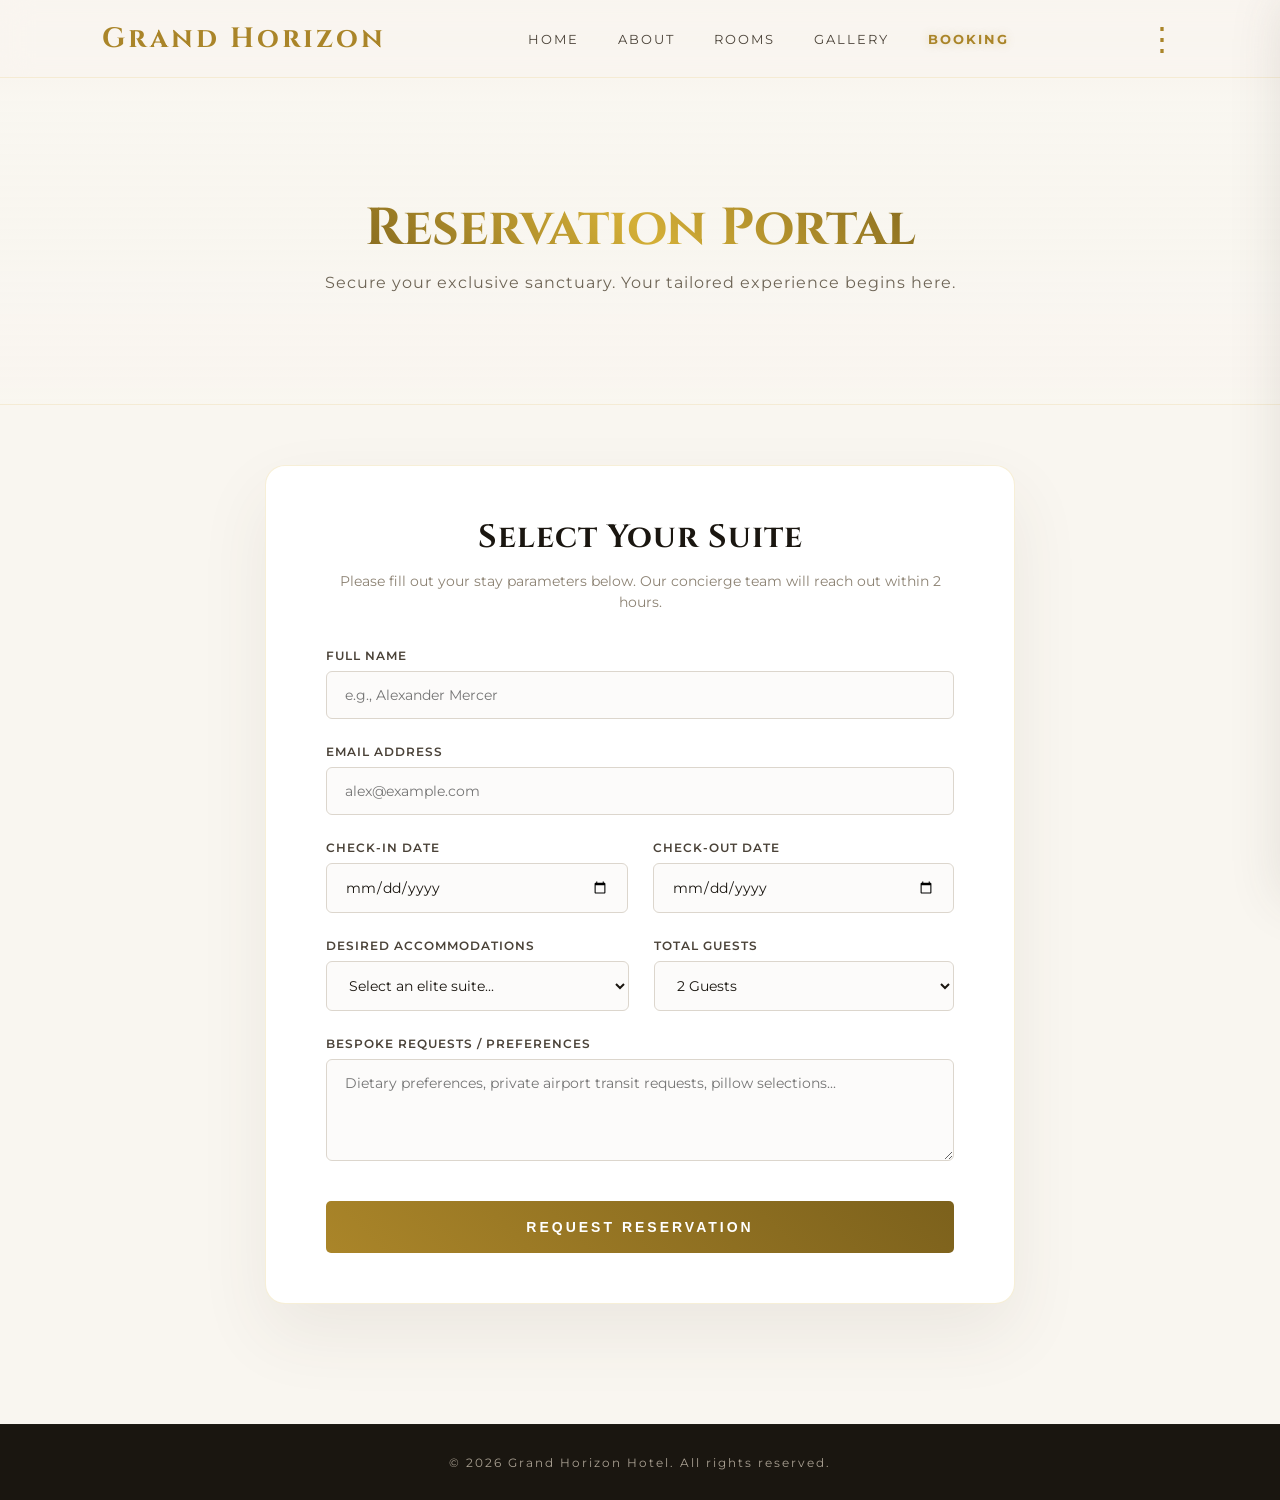
<file: booking.html>
<!DOCTYPE html>
<html lang="en">
<head>
    <meta charset="UTF-8">
    <meta name="viewport" content="width=device-width, initial-scale=1.0">
    <meta name="description" content="Secure your elite getaway at Grand Horizon Hotel. Use our premium reservation portal to book luxury suites and penthouses.">
    <meta name="keywords" content="hotel reservation, book luxury suite, grand horizon booking portal">
    <title>Grand Horizon Hotel | Secure Reservation</title>
    <link rel="stylesheet" href="css/style.css">
</head>
<body>

    <header>
        <h2>Grand Horizon</h2>
        <nav>
            <a href="index.html">Home</a>
            <a href="about.html">About</a>
            <a href="rooms.html">Rooms</a>
            <a href="gallery.html">Gallery</a>
            <a href="booking.html"><b>Booking</b></a>
        </nav>
        <div class="three-dots-btn" id="sidebarToggle">&#8942;</div>
    </header>

    <div class="sidebar-overlay" id="sidebarOverlay"></div>
    <div class="slide-bar" id="slideBar">
        <div class="close-sidebar-btn" id="sidebarClose">&times;</div>
        <h3>Grand Horizon</h3>
        <div class="sidebar-nav">
            <a href="index.html">Home</a>
            <a href="about.html">About</a>
            <a href="rooms.html">Rooms</a>
            <a href="gallery.html">Gallery</a>
            <a href="booking.html" class="active-side">Booking</a>
            <a href="login.html" class="sidebar-login-btn">Login / Register</a>
        </div>
        <div class="sidebar-contact-info">
            <h4>Contact Concierge</h4>
            <p><span>📍</span> Golden Coast Blvd, Suite 777</p>
            <p><span>📞</span> +1 (800) 555-HORIZON</p>
            <p><span>✉️</span> concierge@grandhorizon.com</p>
        </div>
    </div>

    <section class="sub-hero">
        <div class="sub-hero-content">
            <h1>Reservation Portal</h1>
            <p>Secure your exclusive sanctuary. Your tailored experience begins here.</p>
        </div>
    </section>

    <main class="booking-section">
        <div class="booking-card">
            <h2>Select Your Suite</h2>
            <p class="form-subtitle">Please fill out your stay parameters below. Our concierge team will reach out within 2 hours.</p>
            
            <form id="hotelBookingForm">
                <div class="form-group">
                    <label for="fullName">Full Name</label>
                    <input type="text" id="fullName" placeholder="e.g., Alexander Mercer" required>
                </div>

                <div class="form-group">
                    <label for="emailAddress">Email Address</label>
                    <input type="email" id="emailAddress" placeholder="alex@example.com" required>
                </div>

                <div class="form-row-split">
                    <div class="form-group">
                        <label for="checkIn">Check-In Date</label>
                        <input type="date" id="checkIn" required>
                    </div>
                    <div class="form-group">
                        <label for="checkOut">Check-Out Date</label>
                        <input type="date" id="checkOut" required>
                    </div>
                </div>

                <div class="form-row-split">
                    <div class="form-group">
                        <label for="roomType">Desired Accommodations</label>
                        <select id="roomType" required>
                            <option value="" disabled selected>Select an elite suite...</option>
                            <option value="deluxe">Deluxe Ocean Suite ($350 / night)</option>
                            <option value="signature">Grand Horizon Suite ($550 / night)</option>
                            <option value="penthouse">Imperial Penthouse ($1,200 / night)</option>
                        </select>
                    </div>
                    <div class="form-group">
                        <label for="guestCount">Total Guests</label>
                        <select id="guestCount" required>
                            <option value="1">1 Guest</option>
                            <option value="2" selected>2 Guests</option>
                            <option value="3">3 Guests</option>
                            <option value="4+">4+ Guests</option>
                        </select>
                    </div>
                </div>

                <div class="form-group">
                    <label for="specialRequests">Bespoke Requests / Preferences</label>
                    <textarea id="specialRequests" rows="4" placeholder="Dietary preferences, private airport transit requests, pillow selections..."></textarea>
                </div>

                <button type="submit" class="submit-booking-btn">Request Reservation</button>
            </form>
        </div>
    </main>

    <footer>
        <p>© 2026 Grand Horizon Hotel. All rights reserved.</p>
    </footer>

    <script src="js/script.js"></script>

<!--Start of Tawk.to Script-->
<script type="text/javascript">
var Tawk_API=Tawk_API||{}, Tawk_LoadStart=new Date();
(function(){
var s1=document.createElement("script"),s0=document.getElementsByTagName("script")[0];
s1.async=true;
s1.src='https://embed.tawk.to/6a453b418642321d48551a6c/1jsf6uut1';
s1.charset='UTF-8';
s1.setAttribute('crossorigin','*');
s0.parentNode.insertBefore(s1,s0);
})();
</script>
<!--End of Tawk.to Script-->
</body>
</html>
</file>
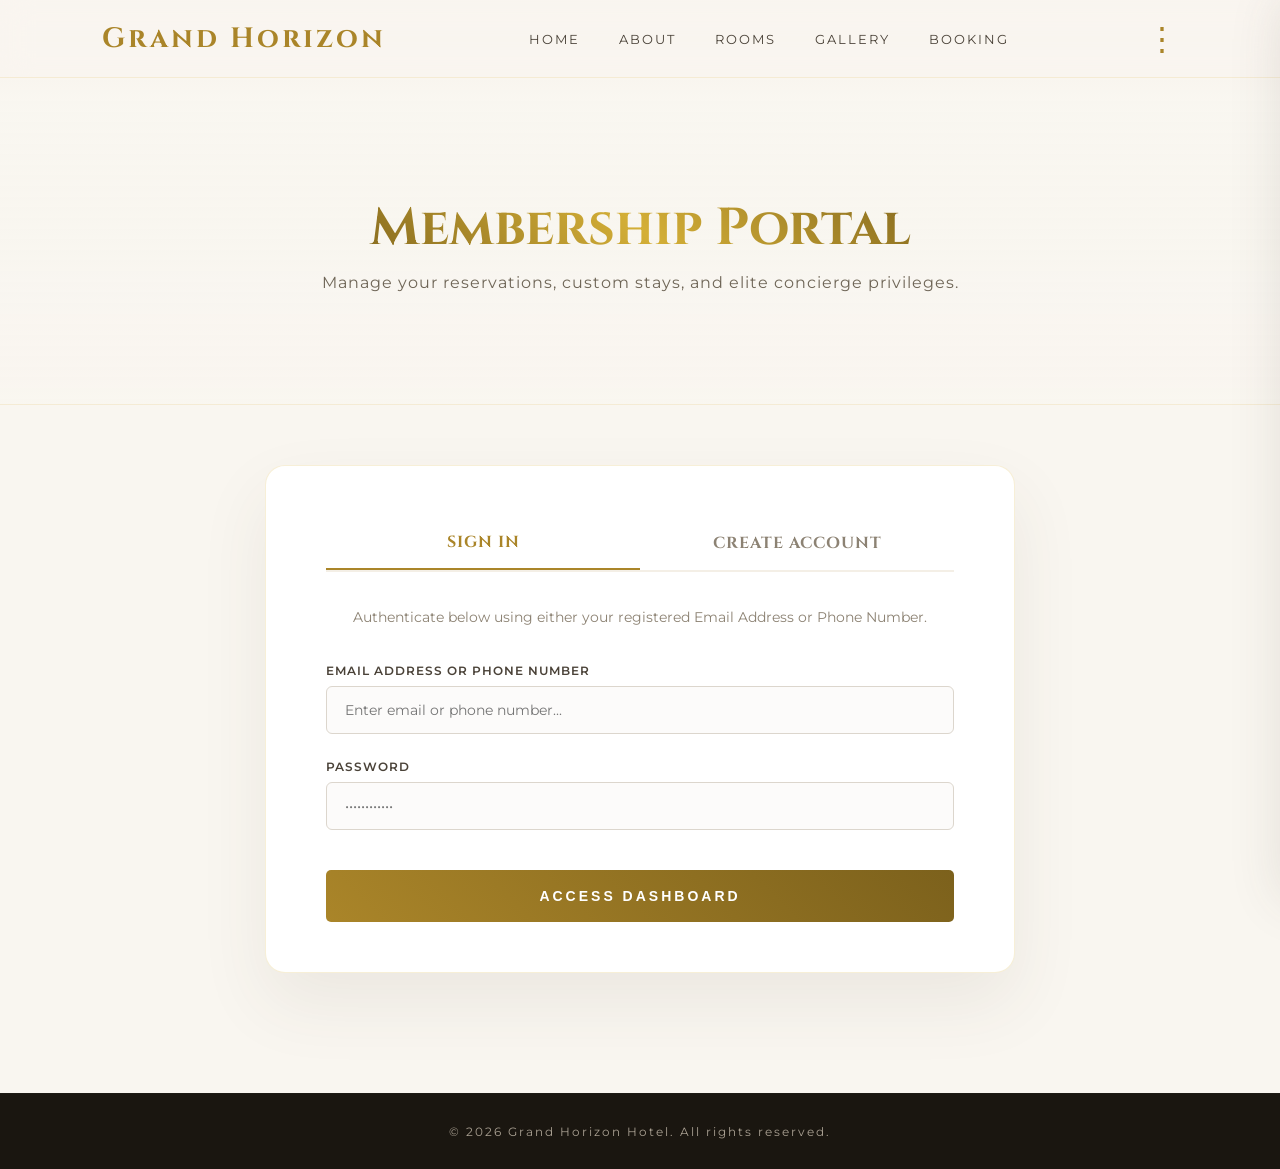
<file: login.html>
<!DOCTYPE html>

<html lang="en">

<head>

    <meta charset="UTF-8">

    <meta name="viewport" content="width=device-width, initial-scale=1.0">

    <meta name="description" content="Access your exclusive membership account at Grand Horizon Hotel. Authenticate using email or phone number.">

    <meta name="keywords" content="hotel account login, member register, grand horizon concierge access">

    <title>Grand Horizon Hotel | Membership Portal</title>

    <link rel="stylesheet" href="css/style.css">

</head>

<body>



    <header>

        <h2>Grand Horizon</h2>

        <nav>

            <a href="index.html">Home</a>

            <a href="about.html">About</a>

            <a href="rooms.html">Rooms</a>

            <a href="gallery.html">Gallery</a>

            <a href="booking.html">Booking</a>

        </nav>

        <div class="three-dots-btn" id="sidebarToggle">&#8942;</div>

    </header>



    <div class="sidebar-overlay" id="sidebarOverlay"></div>

    <div class="slide-bar" id="slideBar">

        <div class="close-sidebar-btn" id="sidebarClose">&times;</div>

        <h3>Grand Horizon</h3>

        <div class="sidebar-nav">

            <a href="index.html">Home</a>

            <a href="about.html">About</a>

            <a href="rooms.html">Rooms</a>

            <a href="gallery.html">Gallery</a>

            <a href="booking.html">Booking</a>

            <a href="login.html" class="active-side sidebar-login-btn">Login / Register</a>

        </div>

        <div class="sidebar-contact-info">

            <h4>Contact Concierge</h4>

            <p><span>📍</span> Golden Coast Blvd, Suite 777</p>

            <p><span>📞</span> +1 (800) 555-HORIZON</p>

            <p><span>✉️</span> concierge@grandhorizon.com</p>

        </div>

    </div>



    <section class="sub-hero">

        <div class="sub-hero-content">

            <h1>Membership Portal</h1>

            <p>Manage your reservations, custom stays, and elite concierge privileges.</p>

        </div>

    </section>



    <main class="login-section">

        <div class="login-card">

            <div class="login-tabs">

                <button id="tabLoginBtn" class="tab-toggle active">Sign In</button>

                <button id="tabRegisterBtn" class="tab-toggle">Create Account</button>

            </div>



            <form id="loginFormContainer" class="auth-form active">

                <p class="form-subtitle">Authenticate below using either your registered Email Address or Phone Number.</p>

                <div class="form-group">

                    <label for="loginUserField">Email Address or Phone Number</label>

                    <input type="text" id="loginUserField" placeholder="Enter email or phone number..." required>

                </div>

                <div class="form-group">

                    <label for="loginPasswordField">Password</label>

                    <input type="password" id="loginPasswordField" placeholder="••••••••••••" required>

                </div>

                <button type="submit" class="submit-booking-btn">Access Dashboard</button>

            </form>



            <form id="registerFormContainer" class="auth-form">

                <p class="form-subtitle">Register your identity fields to become part of Grand Horizon's elite membership tier.</p>

                

                <div class="form-row-split">

                    <div class="form-group">

                        <label for="regFirstName">First Name</label>

                        <input type="text" id="regFirstName" placeholder="e.g., Alexander" required>

                    </div>

                    <div class="form-group">

                        <label for="regSurname">Surname</label>

                        <input type="text" id="regSurname" placeholder="e.g., Mercer" required>

                    </div>

                </div>



                <div class="form-row-split">

                    <div class="form-group">

                        <label for="regAge">Age</label>

                        <input type="number" id="regAge" min="18" max="120" placeholder="e.g., 28" required>

                    </div>

                    <div class="form-group">

                        <label for="regGender">Gender Orientation</label>

                        <select id="regGender" required>

                            <option value="" disabled selected>Select orientation...</option>

                            <option value="male">Male</option>

                            <option value="female">Female</option>

                            <option value="nonbinary">Non-Binary</option>

                            <option value="undisclosed">Prefer not to say</option>

                        </select>

                    </div>

                </div>



                <div class="form-group">

                    <label for="regPhone">Phone Number</label>

                    <input type="tel" id="regPhone" placeholder="+1 (555) 000-0000" required>

                </div>



                <div class="form-group">

                    <label for="regEmail">Email Address</label>

                    <input type="email" id="regEmail" placeholder="alexander@example.com" required>

                </div>



                <div class="form-group">

                    <label for="regPassword">Secure Password</label>

                    <input type="password" id="regPassword" placeholder="••••••••••••" required>

                </div>



                <button type="submit" class="submit-booking-btn">Register Credentials</button>

            </form>

        </div>

    </main>



    <footer>

        <p>© 2026 Grand Horizon Hotel. All rights reserved.</p>

    </footer>



    <script src="js/script.js"></script>

<!--Start of Tawk.to Script-->
<script type="text/javascript">
var Tawk_API=Tawk_API||{}, Tawk_LoadStart=new Date();
(function(){
var s1=document.createElement("script"),s0=document.getElementsByTagName("script")[0];
s1.async=true;
s1.src='https://embed.tawk.to/6a453b418642321d48551a6c/1jsf6uut1';
s1.charset='UTF-8';
s1.setAttribute('crossorigin','*');
s0.parentNode.insertBefore(s1,s0);
})();
</script>
<!--End of Tawk.to Script-->

</body>

</html>
</file>
<file: css/style.css>
/* --- LUXURY RESORT MASTER LIGHT GOLD THEME --- */
@import url('https://fonts.googleapis.com/css2?family=Cinzel:wght=500;700&family=Montserrat:wght=300;400;600&display=swap');

* { 
    margin: 0; 
    padding: 0; 
    box-sizing: border-box; 
}

body {
    background-color: #f9f6f0; /* Alabaster Ivory Cream background */
    color: #1a1610; /* Rich Dark Espresso for extreme readability */
    font-family: 'Montserrat', sans-serif;
    overflow-x: hidden;
}

/* --------------------------------------
   NAV BAR STYLE (Light Translucent Frosted Glass)
--------------------------------------- */
header {
    background: rgba(249, 246, 240, 0.7);
    backdrop-filter: blur(15px);
    -webkit-backdrop-filter: blur(15px);
    border-bottom: 1px solid rgba(212, 175, 55, 0.15);
    display: flex;
    justify-content: space-between;
    align-items: center;
    padding: 20px 8%;
    position: fixed; 
    top: 0; 
    width: 100%; 
    z-index: 1000;
}

header h2 { 
    font-family: 'Cinzel', serif; 
    font-size: 28px; 
    letter-spacing: 3px; 
    color: #aa8529; /* Rich Gold */
}

nav a { 
    color: #4a4238; /* Warm Dark Earth text */
    text-decoration: none; 
    margin-left: 35px; 
    font-size: 13px; 
    text-transform: uppercase; 
    letter-spacing: 2px; 
    transition: all 0.3s ease; 
}

nav a:hover, nav a b { 
    color: #aa8529; 
    text-shadow: 0 0 10px rgba(170, 133, 41, 0.3); 
}

.three-dots-btn {
    font-size: 32px;
    color: #aa8529;
    cursor: pointer;
    line-height: 1;
    margin-left: 30px;
    transition: transform 0.3s ease, color 0.3s ease;
    user-select: none;
}

.three-dots-btn:hover {
    color: #7c611c;
    transform: scale(1.15);
}

/* --------------------------------------
   PREMIUM SIDEBAR SLIDE-BAR COMPONENT
--------------------------------------- */
.sidebar-overlay {
    position: fixed;
    top: 0;
    left: 0;
    width: 100vw;
    height: 100vh;
    background: rgba(26, 22, 16, 0.35);
    backdrop-filter: blur(5px);
    -webkit-backdrop-filter: blur(5px);
    z-index: 1999;
    display: none;
    opacity: 0;
    transition: opacity 0.4s ease;
}

.sidebar-overlay.active {
    display: block;
    opacity: 1;
}

.slide-bar {
    position: fixed;
    top: 0;
    right: -420px;
    width: 400px;
    height: 100vh;
    background-color: #f9f6f0;
    border-left: 1px solid rgba(212, 175, 55, 0.25);
    z-index: 2000;
    padding: 50px 40px;
    display: flex;
    flex-direction: column;
    box-shadow: -20px 0 50px rgba(74, 66, 56, 0.12);
    transition: right 0.4s cubic-bezier(0.25, 1, 0.5, 1);
}

.slide-bar.active {
    right: 0;
}

.close-sidebar-btn {
    position: absolute;
    top: 25px;
    left: 35px;
    font-size: 36px;
    color: #8c8273;
    cursor: pointer;
    transition: color 0.3s ease;
}

.close-sidebar-btn:hover {
    color: #aa8529;
}

.slide-bar h3 {
    font-family: 'Cinzel', serif;
    color: #aa8529;
    font-size: 26px;
    text-align: center;
    margin-top: 30px;
    margin-bottom: 50px;
    letter-spacing: 2px;
}

.sidebar-nav {
    display: flex;
    flex-direction: column;
    gap: 20px;
    border-bottom: 1px solid rgba(212, 175, 55, 0.1);
    padding-bottom: 35px;
}

.sidebar-nav a {
    color: #4a4238;
    text-decoration: none;
    font-size: 15px;
    text-transform: uppercase;
    letter-spacing: 2px;
    font-weight: 400;
    transition: all 0.3s ease;
}

.sidebar-nav a:hover, .sidebar-nav a.active-side {
    color: #aa8529;
    padding-left: 8px;
}

.sidebar-login-btn {
    margin-top: 15px;
    background: rgba(170, 133, 41, 0.08);
    border: 1px solid rgba(170, 133, 41, 0.3);
    text-align: center;
    padding: 14px;
    border-radius: 6px;
    font-weight: 600 !important;
}

.sidebar-login-btn:hover {
    background: #aa8529 !important;
    color: #ffffff !important;
}

.sidebar-contact-info {
    margin-top: auto;
    padding-top: 30px;
}

.sidebar-contact-info h4 {
    font-family: 'Cinzel', serif;
    color: #1a1610;
    font-size: 14px;
    letter-spacing: 1px;
    margin-bottom: 15px;
    text-transform: uppercase;
}

.sidebar-contact-info p {
    font-size: 13px;
    color: #5a5245;
    margin-bottom: 12px;
    display: flex;
    align-items: center;
    line-height: 1.5;
}

.sidebar-contact-info p span {
    color: #aa8529;
    margin-right: 12px;
    font-size: 14px;
}

/* --------------------------------------
   HOMEPAGE LAYOUT HERO BLOCK
--------------------------------------- */
main:not(.about-container):not(.rooms-section):not(.gallery-section):not(.booking-section):not(.login-section) {
    background: linear-gradient(to right, rgba(249, 246, 240, 0.98) 35%, rgba(249, 246, 240, 0.75)), 
                url('https://images.unsplash.com/photo-1542314831-068cd1dbfeeb?q=80&w=1920') no-repeat center center/cover;
    height: 100vh;
    display: flex;
    justify-content: space-between;
    align-items: center;
    padding: 0 10%;
}

.hero-text { 
    max-width: 50%; 
    opacity: 0; 
    animation: slideInLeft 1.5s ease-out forwards; 
}

.hero-text h1 { 
    font-family: 'Cinzel', serif; 
    font-size: 70px; 
    line-height: 1.1; 
    margin-bottom: 20px;
    background: linear-gradient(45deg, #7c611c, #d4af37, #7c611c);
    -webkit-background-clip: text; 
    -webkit-text-fill-color: transparent;
}

.hero-text p { 
    font-size: 17px; 
    margin-bottom: 40px; 
    color: #5a5245; 
    line-height: 1.9; 
}

.hero-carousel { 
    position: relative; 
    width: 45%; 
    height: 520px; 
    opacity: 0; 
    animation: slideInRight 1.5s ease-out 0.5s forwards; 
    margin-top: 80px;
}

.carousel-track-container {
    width: 100%; height: 100%; position: relative; overflow: hidden; border-radius: 25px;
    border: 1px solid rgba(212, 175, 55, 0.3);
    box-shadow: 0 25px 50px rgba(74, 66, 56, 0.15);
}

.carousel-track { display: flex; width: 300%; height: 100%; transition: transform 0.7s cubic-bezier(0.25, 1, 0.5, 1); }
.carousel-image { width: 33.333%; height: 100%; object-fit: cover; }

.carousel-arrow {
    position: absolute; top: 50%; transform: translateY(-50%); 
    background: rgba(249, 246, 240, 0.85);
    backdrop-filter: blur(8px); -webkit-backdrop-filter: blur(8px); 
    border: 1px solid rgba(212, 175, 55, 0.4);
    color: #aa8529; font-size: 22px; width: 52px; height: 52px; border-radius: 50%; cursor: pointer;
    display: flex; align-items: center; justify-content: center; transition: all 0.3s ease; z-index: 10;
}
.carousel-arrow:hover { background: #aa8529; color: #f9f6f0; box-shadow: 0 0 20px rgba(170, 133, 41, 0.4); }
.prev-btn { left: -25px; } .next-btn { right: -25px; }

/* --------------------------------------
   SUBPAGE ARCHITECTURE (About, Rooms, etc.)
--------------------------------------- */
.sub-hero {
    height: 45vh;
    background: linear-gradient(rgba(249, 246, 240, 0.8), rgba(249, 246, 240, 0.95)),
                url('https://images.unsplash.com/photo-1540555700478-4be289fbecef?q=80&w=1920') no-repeat center center/cover;
    display: flex;
    justify-content: center;
    align-items: center;
    text-align: center;
    padding-top: 80px;
    border-bottom: 1px solid rgba(212, 175, 55, 0.15);
}

.sub-hero h1 {
    font-family: 'Cinzel', serif;
    font-size: 52px;
    background: linear-gradient(45deg, #7c611c, #d4af37, #7c611c);
    -webkit-background-clip: text;
    -webkit-text-fill-color: transparent;
    margin-bottom: 10px;
}

.sub-hero p {
    font-size: 16px;
    color: #6e6556;
    letter-spacing: 1px;
}

/* About Page Styles */
.about-container { display: flex; justify-content: space-between; align-items: center; padding: 80px 10%; gap: 50px; }
.about-text-block { flex: 1; }
.about-text-block h2 { font-family: 'Cinzel', serif; font-size: 32px; color: #aa8529; margin-bottom: 25px; }
.about-text-block p { font-size: 15px; line-height: 1.8; color: #332c24; margin-bottom: 20px; }
.about-image-block { flex: 1; }
.about-image-block img { width: 100%; border-radius: 20px; border: 1px solid rgba(212, 175, 55, 0.25); box-shadow: 0 20px 45px rgba(74, 66, 56, 0.1); }

.about-grid-section { padding: 80px 10% 120px 10%; background-color: #f4efe6; }
.section-title { font-family: 'Cinzel', serif; text-align: center; font-size: 36px; color: #1a1610; margin-bottom: 50px; letter-spacing: 2px; }
.about-grid { display: flex; justify-content: space-between; gap: 30px; }
.grid-card { background: #f9f6f0; border: 1px solid rgba(212, 175, 55, 0.2); padding: 40px 30px; border-radius: 15px; transition: all 0.4s ease; }
.grid-card:hover { transform: translateY(-10px); border-color: #aa8529; box-shadow: 0 15px 35px rgba(170, 133, 41, 0.15); }
.grid-card h3 { font-family: 'Cinzel', serif; color: #aa8529; font-size: 20px; margin-bottom: 15px; }
.grid-card p { font-size: 14px; color: #5a5245; line-height: 1.7; }

/* Rooms Catalog Display Grid */
.rooms-section { padding: 80px 8% 120px 8%; }
.rooms-grid { display: grid; grid-template-columns: repeat(3, 1fr); gap: 40px; margin-top: 20px; }
.room-card { background: #ffffff; border: 1px solid rgba(212, 175, 55, 0.15); border-radius: 20px; overflow: hidden; box-shadow: 0 15px 40px rgba(74, 66, 56, 0.06); transition: all 0.4s cubic-bezier(0.25, 1, 0.5, 1); display: flex; flex-direction: column; }
.room-card:hover { transform: translateY(-12px); border-color: #aa8529; box-shadow: 0 25px 50px rgba(170, 133, 41, 0.12); }
.room-image-container { width: 100%; height: 260px; overflow: hidden; }
.room-image-container img { width: 100%; height: 100%; object-fit: cover; transition: transform 0.6s ease; }
.room-card:hover .room-image-container img { transform: scale(1.06); }
.room-info { padding: 30px; display: flex; flex-direction: column; flex-grow: 1; }
.room-info h3 { font-family: 'Cinzel', serif; font-size: 22px; color: #1a1610; margin-bottom: 15px; letter-spacing: 1px; }
.room-description { font-size: 14px; color: #6e6556; line-height: 1.6; margin-bottom: 25px; }
.room-features { list-style: none; margin-bottom: 35px; }
.room-features li { font-size: 13px; color: #332c24; margin-bottom: 10px; display: flex; align-items: center; font-weight: 600; }
.room-features li span { color: #aa8529; margin-right: 10px; font-size: 14px; }
.room-footer { display: flex; justify-content: space-between; align-items: center; margin-top: auto; padding-top: 20px; border-top: 1px solid rgba(212, 175, 55, 0.1); }
.room-price { font-family: 'Cinzel', serif; font-size: 24px; font-weight: 700; color: #aa8529; }
.room-price small { font-family: 'Montserrat', sans-serif; font-size: 12px; color: #8c8273; letter-spacing: 1px; }
.room-btn { background: linear-gradient(45deg, #aa8529, #7c611c) !important; color: #ffffff !important; padding: 12px 25px !important; font-size: 11px !important; letter-spacing: 2px !important; border-radius: 4px !important; }

/* Gallery Display Settings */
.gallery-section { padding: 80px 10% 120px 10%; }
.gallery-grid { display: grid; grid-template-columns: repeat(3, 1fr); gap: 30px; }
.gallery-item { position: relative; height: 320px; border-radius: 15px; overflow: hidden; border: 1px solid rgba(212, 175, 55, 0.15); box-shadow: 0 10px 30px rgba(74, 66, 56, 0.05); cursor: pointer; }
.gallery-item img { width: 100%; height: 100%; object-fit: cover; transition: transform 0.6s cubic-bezier(0.25, 1, 0.5, 1); }
.gallery-overlay { position: absolute; bottom: -100%; left: 0; width: 100%; height: 100%; background: linear-gradient(to top, rgba(26, 22, 16, 0.95) 20%, rgba(170, 133, 41, 0.4)); display: flex; align-items: flex-end; padding: 35px; transition: bottom 0.5s cubic-bezier(0.25, 1, 0.5, 1); }
.gallery-item:hover img { transform: scale(1.08); }
.gallery-item:hover .gallery-overlay { bottom: 0; }
.overlay-text h3 { font-family: 'Cinzel', serif; color: #fdf09e; font-size: 20px; letter-spacing: 1px; margin-bottom: 8px; transform: translateY(20px); opacity: 0; transition: all 0.4s ease 0.15s; }
.overlay-text p { font-size: 13px; color: #e2e8f0; font-weight: 300; transform: translateY(20px); opacity: 0; transition: all 0.4s ease 0.25s; }
.gallery-item:hover .overlay-text h3, .gallery-item:hover .overlay-text p { transform: translateY(0); opacity: 1; }

/* --------------------------------------
   NEW LUXURY LIGHTBOX TRANSITION RULES
--------------------------------------- */
.lightbox-modal {
    position: fixed;
    top: 0;
    left: 0;
    width: 100vw;
    height: 100vh;
    background-color: rgba(26, 22, 16, 0.96); /* Deep elegant espresso premium backdrop */
    z-index: 3000;
    display: flex;
    justify-content: center;
    align-items: center;
    flex-direction: column;
    opacity: 0;
    pointer-events: none;
    transition: opacity 0.4s cubic-bezier(0.25, 1, 0.5, 1);
}

.lightbox-modal.active {
    opacity: 1;
    pointer-events: auto;
}

.lightbox-content {
    max-width: 85%;
    max-height: 75vh;
    border-radius: 12px;
    border: 1px solid rgba(212, 175, 55, 0.35);
    box-shadow: 0 25px 60px rgba(0, 0, 0, 0.7);
    transform: scale(0.92);
    transition: transform 0.4s cubic-bezier(0.25, 1, 0.5, 1);
}

.lightbox-modal.active .lightbox-content {
    transform: scale(1);
}

.lightbox-close {
    position: absolute;
    top: 30px;
    right: 40px;
    font-size: 52px;
    color: #f9f6f0;
    cursor: pointer;
    line-height: 1;
    user-select: none;
    transition: color 0.3s ease, transform 0.3s ease;
}

.lightbox-close:hover {
    color: #aa8529;
    transform: scale(1.1);
}

.lightbox-caption {
    color: #f9f6f0;
    font-family: 'Cinzel', serif;
    font-size: 22px;
    letter-spacing: 2px;
    margin-top: 25px;
    text-align: center;
    text-shadow: 0 2px 10px rgba(0, 0, 0, 0.5);
}

/* Booking & Forms Common Framework Parameters */
.booking-section, .login-section {
    padding: 60px 10% 120px 10%;
    display: flex;
    justify-content: center;
}

.booking-card, .login-card {
    background: #ffffff;
    width: 100%;
    max-width: 750px;
    padding: 50px 60px;
    border-radius: 20px;
    border: 1px solid rgba(212, 175, 55, 0.2);
    box-shadow: 0 30px 70px rgba(74, 66, 56, 0.08);
}

.booking-card h2 {
    font-family: 'Cinzel', serif;
    text-align: center;
    font-size: 32px;
    color: #1a1610;
    margin-bottom: 12px;
    letter-spacing: 1px;
}

.form-subtitle {
    text-align: center;
    font-size: 14px;
    color: #8c8273;
    line-height: 1.5;
    margin-bottom: 35px;
}

.form-group {
    display: flex;
    flex-direction: column;
    margin-bottom: 25px;
}

.form-row-split {
    display: grid;
    grid-template-columns: 1fr 1fr;
    gap: 25px;
}

.form-group label {
    font-size: 12px;
    font-weight: 600;
    text-transform: uppercase;
    letter-spacing: 1px;
    color: #4a4238;
    margin-bottom: 8px;
}

.form-group input, 
.form-group select, 
.form-group textarea {
    background-color: #fcfbfa;
    border: 1px solid #dcd6cd;
    padding: 14px 18px;
    font-family: 'Montserrat', sans-serif;
    font-size: 14px;
    color: #1a1610;
    border-radius: 6px;
    transition: all 0.3s ease;
}

.form-group input:focus, 
.form-group select:focus, 
.form-group textarea:focus {
    outline: none;
    background-color: #ffffff;
    border-color: #aa8529;
    box-shadow: 0 0 10px rgba(170, 133, 41, 0.1);
}

.submit-booking-btn {
    width: 100%;
    margin-top: 15px;
}

/* --------------------------------------
   LOGIN PORTAL MEMBERSHIP TABS LAYOUTS
--------------------------------------- */
.login-tabs {
    display: grid;
    grid-template-columns: 1fr 1fr;
    border-bottom: 2px solid #f4efe6;
    margin-bottom: 35px;
}

.tab-toggle {
    background: transparent;
    border: none;
    padding: 15px;
    font-family: 'Cinzel', serif;
    font-size: 16px;
    letter-spacing: 1px;
    color: #8c8273;
    cursor: pointer;
    text-transform: uppercase;
    font-weight: 700;
    transition: all 0.3s ease;
}

.tab-toggle.active {
    color: #aa8529;
    border-bottom: 2px solid #aa8529;
}

.auth-form {
    display: none;
}

.auth-form.active {
    display: block !important;
}

/* --------------------------------------
   GLOBAL LAYOUT COMPONENTS & FOOTERS
--------------------------------------- */
button:not(.carousel-arrow):not(.tab-toggle) {
    background: linear-gradient(45deg, #aa8529, #7c611c); 
    color: #ffffff; border: none; padding: 18px 50px; font-size: 14px; font-weight: 600; 
    text-transform: uppercase; letter-spacing: 3px; cursor: pointer; border-radius: 5px; transition: all 0.4s ease;
}
button:not(.carousel-arrow):not(.room-btn):not(.tab-toggle):hover { transform: translateY(-5px); box-shadow: 0 15px 30px rgba(124, 97, 28, 0.3); }

@keyframes slideInLeft { 0% { opacity: 0; transform: translateX(-50px); } 100% { opacity: 1; transform: translateX(0); } }
@keyframes slideInRight { 0% { opacity: 0; transform: translateX(50px); } 100% { opacity: 1; transform: translateX(0); } }

footer { 
    background-color: #1a1610; 
    color: #a89f91; 
    text-align: center; padding: 30px; font-size: 12px; letter-spacing: 2px;
    border-top: 1px solid rgba(255,255,255,0.02);
}

/* Responsive Media View Queries for Tablets/Mobile Displays */
@media (max-width: 992px) {
    main:not(.about-container):not(.rooms-section):not(.gallery-section):not(.booking-section):not(.login-section) { flex-direction: column; padding: 120px 5%; height: auto; text-align: center; }
    .hero-text { max-width: 100%; margin-bottom: 50px; }
    .hero-carousel { width: 90%; height: 400px; }
    .rooms-grid, .gallery-grid, .about-grid { grid-template-columns: repeat(2, 1fr) !important; }
}
@media (max-width: 768px) {
    .rooms-grid, .gallery-grid, .about-grid { grid-template-columns: 1fr !important; }
    .form-row-split { grid-template-columns: 1fr; gap: 0; }
    .booking-card, .login-card { padding: 35px 25px; }
    .slide-bar { width: 100vw; right: -100vw; }
    header nav { display: none; }
}
</file>
